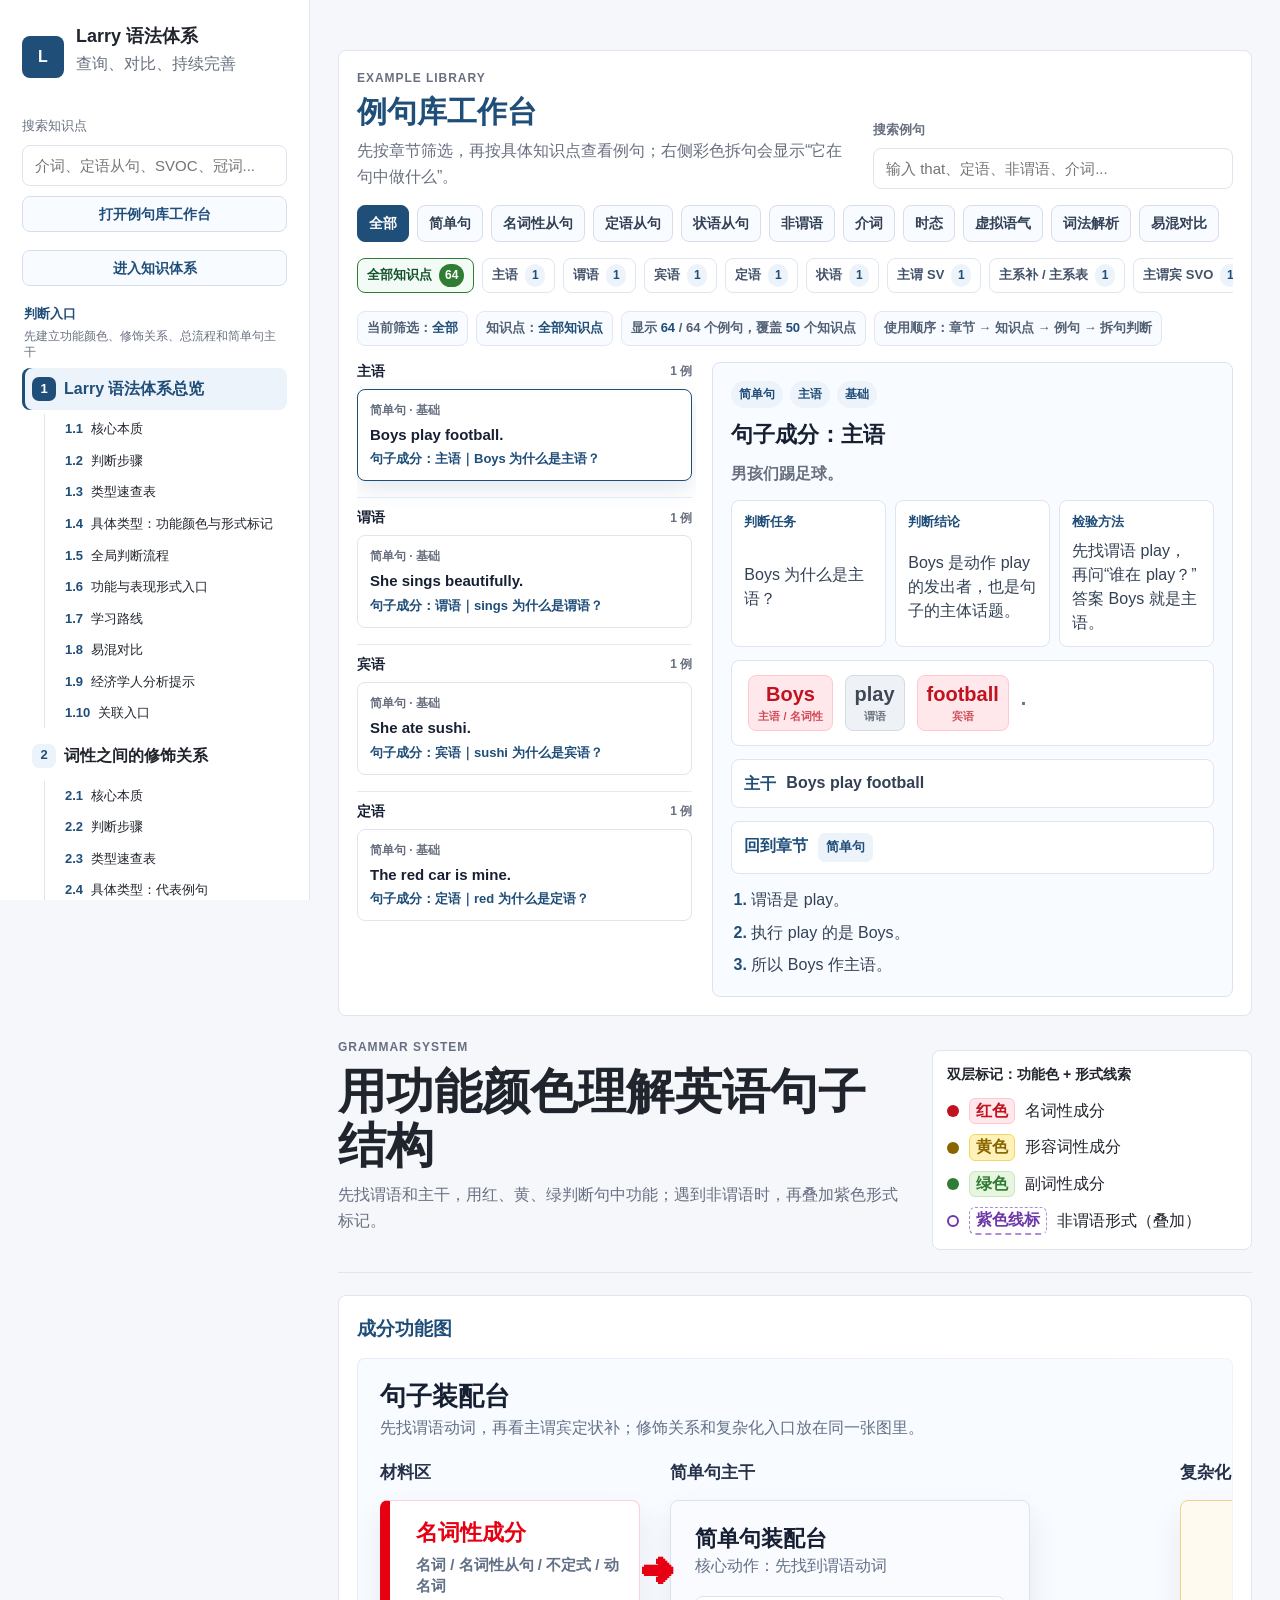
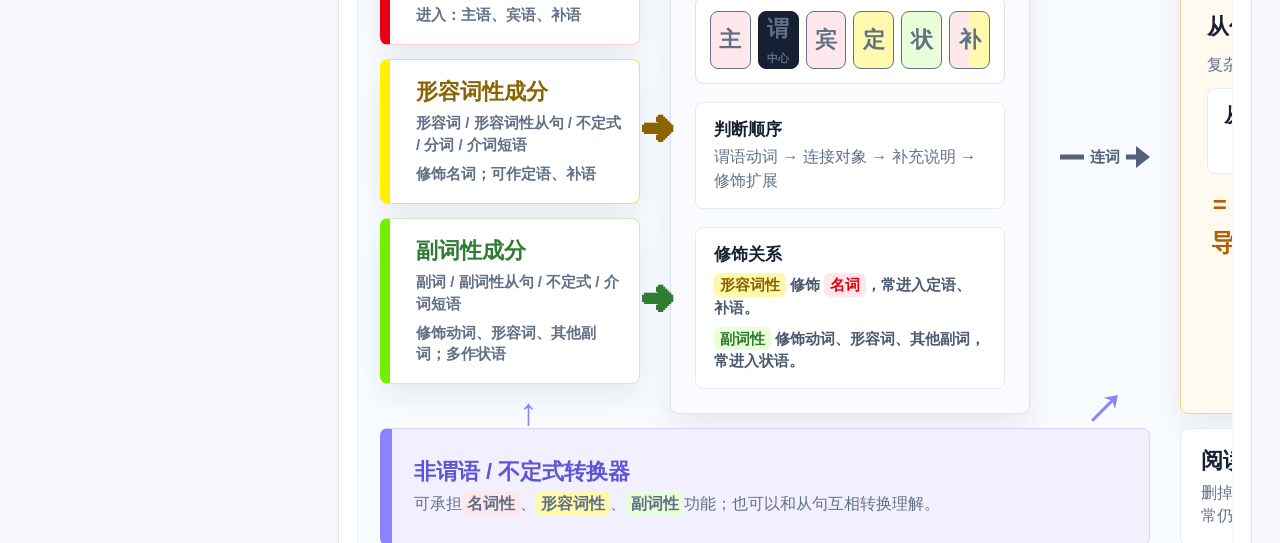
<file: index.html>
<!doctype html>
<html lang="zh-CN">
  <head>
    <meta charset="utf-8">
    <meta name="viewport" content="width=device-width, initial-scale=1">
    <meta http-equiv="refresh" content="0; url=web/index.html">
    <title>Larry 语法体系</title>
    <link rel="canonical" href="web/index.html">
    <style>
      body {
        margin: 0;
        min-height: 100vh;
        display: grid;
        place-items: center;
        font-family: "Microsoft YaHei", "PingFang SC", system-ui, sans-serif;
        color: #172033;
        background: #f7f9fd;
      }

      a {
        color: #1f4e79;
        font-weight: 700;
      }
    </style>
  </head>
  <body>
    <main>
      正在打开 Larry 语法体系。若未自动跳转，请打开
      <a href="web/index.html">web/index.html</a>。
    </main>
  </body>
</html>
</file>
